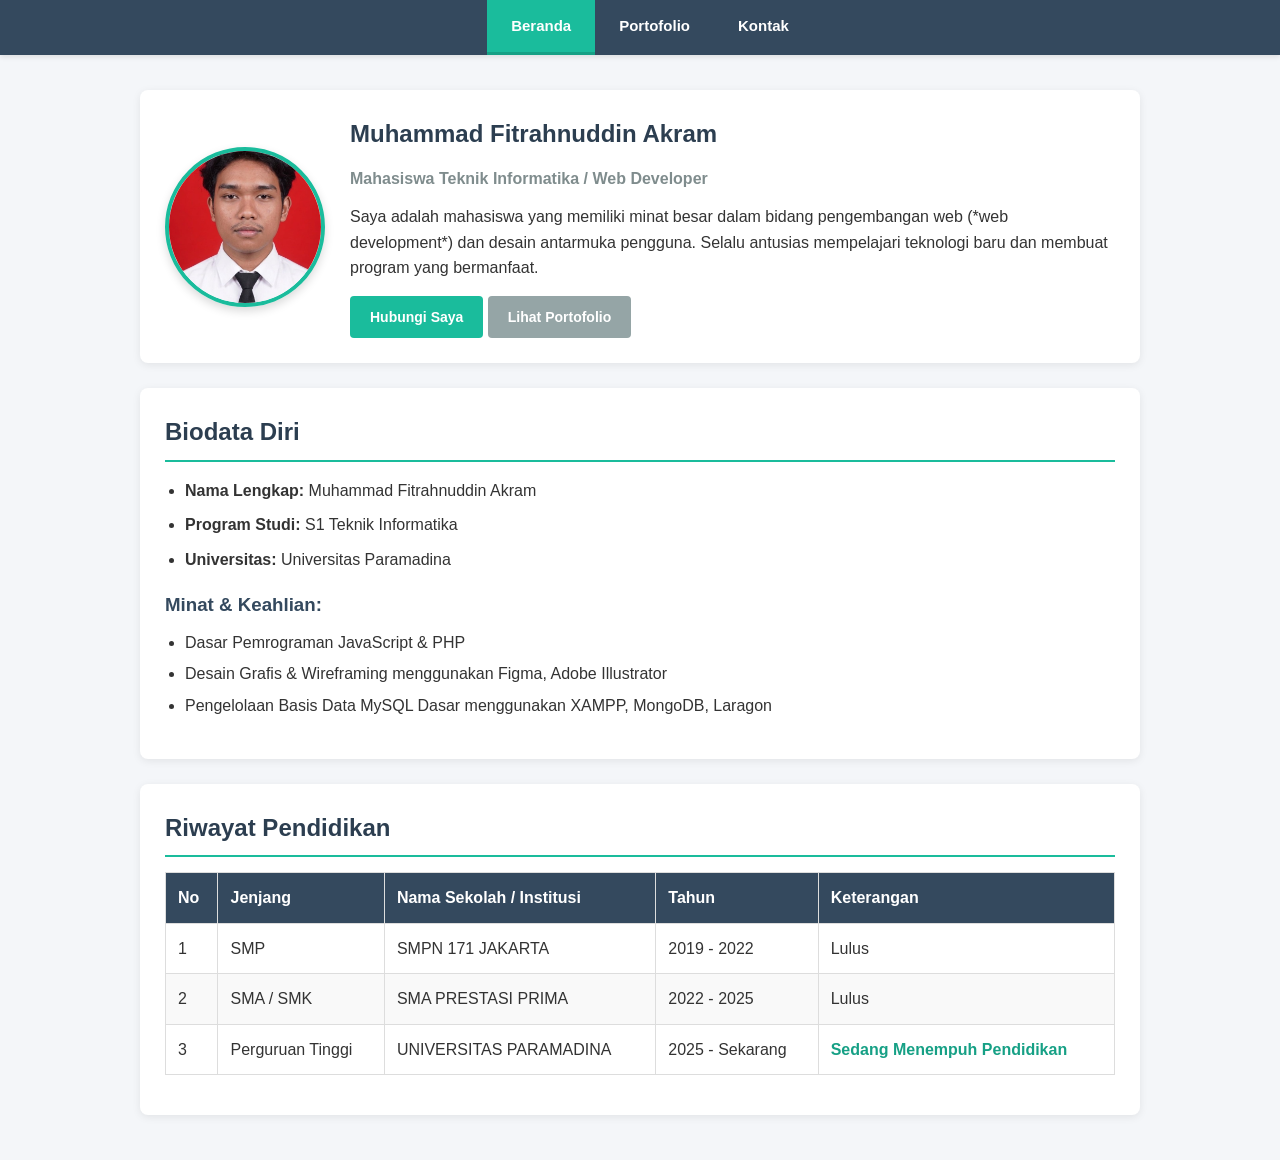
<file: index.html>
<!DOCTYPE html>
<html lang="id">
<head>
    <!-- Metadata Dokumen HTML5 -->
    <meta charset="UTF-8">
    <meta name="viewport" content="width=device-width, initial-scale=1.0">
    <title>Beranda - Portofolio Pribadi</title>

    <!-- 1. PENERAPAN CSS EKSTERNAL (style.css) -->
    <link rel="stylesheet" href="style.css">

    <!-- 2. PENERAPAN CSS INTERNAL (Khusus Halaman Beranda) -->
    <style>
        /* Gaya khusus untuk badge selamat datang di halaman beranda */
        .welcome-badge {
            background-color: #e8f8f5;
            color: #16a085;
            padding: 8px 15px;
            border-radius: 20px;
            display: inline-block;
            font-size: 13px;
            font-weight: bold;
            margin-bottom: 15px;
            border: 1px solid #a3e4d7;
        }

        /* Highlight teks khusus */
        .text-highlight {
            color: #2980b9;
            font-weight: bold;
        }
    </style>
</head>
<body>

    <!-- ================= NAVIGASI MENU (3 Halaman) ================= -->
    <nav>
        <ul>
            <li><a href="index.html" class="active">Beranda</a></li>
            <li><a href="portfolio.html">Portofolio</a></li>
            <li><a href="contact.html">Kontak</a></li>
        </ul>
    </nav>

    <!-- ================= KONTEN UTAMA ================= -->
    <main class="container">
        
        <!-- SECTION 1: PROFIL & BIODATA -->
        <section class="card">
            <div class="profile-box">
                <!-- Elemen Gambar (Image) -->
                <img src="foto-profil.jpg" 
                     alt="Foto Profil Muhammad Fitrahnuddin Akram" 
                     class="profile-img">

                <!-- Elemen Teks & Biodata -->
                <div class="profile-bio">
                    <!-- Contoh CSS Inline untuk warna teks judul -->
                    <h2 style="color: #2c3e50; border-bottom: none; margin-bottom: 5px;">Muhammad Fitrahnuddin Akram</h2>
                    <p style="color: #7f8c8d; margin-bottom: 12px; font-weight: bold;">Mahasiswa Teknik Informatika / Web Developer</p>
                    <p>
                        Saya adalah mahasiswa yang memiliki minat besar dalam bidang pengembangan web (*web development*) dan desain antarmuka pengguna. Selalu antusias mempelajari teknologi baru dan membuat program yang bermanfaat.
                    </p>
                    
                    <!-- Elemen Link & Button -->
                    <div style="margin-top: 15px;">
                        <a href="contact.html" class="btn btn-primary">Hubungi Saya</a>
                        <a href="portfolio.html" class="btn btn-secondary">Lihat Portofolio</a>
                    </div>
                </div>
            </div>
        </section>

        <!-- SECTION 2: BIODATA LENGKAP & KEAHLIAN -->
        <section class="card">
            <h2>Biodata Diri</h2>
            
            <!-- Elemen List Tak Berurutan (Unordered List) -->
            <ul style="line-height: 1.8;">
                <li><strong>Nama Lengkap:</strong> Muhammad Fitrahnuddin Akram</li>
                <li><strong>Program Studi:</strong> S1 Teknik Informatika</li>
                <li><strong>Universitas:</strong> Universitas Paramadina</li>
            </ul>

            <h3>Minat & Keahlian:</h3>
            <!-- Elemen List Tak Berurutan (Unordered List) -->
            <ul>
                <li>Dasar Pemrograman JavaScript & PHP</li>
                <li>Desain Grafis & Wireframing menggunakan Figma, Adobe Illustrator</li>
                <li>Pengelolaan Basis Data MySQL Dasar menggunakan XAMPP, MongoDB, Laragon</li>
            </ul>
        </section>

        <!-- SECTION 3: RIWAYAT PENDIDIKAN (Elemen TABLE) -->
        <section class="card">
            <h2>Riwayat Pendidikan</h2>

            <!-- Elemen Tabel (Table) -->
            <table>
                <thead>
                    <tr>
                        <th>No</th>
                        <th>Jenjang</th>
                        <th>Nama Sekolah / Institusi</th>
                        <th>Tahun</th>
                        <th>Keterangan</th>
                    </tr>
                </thead>
                <tbody>
                    <tr>
                        <td>1</td>
                        <td>SMP</td>
                        <td>SMPN 171 JAKARTA</td>
                        <td>2019 - 2022</td>
                        <td>Lulus</td>
                    </tr>
                    <tr>
                        <td>2</td>
                        <td>SMA / SMK</td>
                        <td>SMA PRESTASI PRIMA</td>
                        <td>2022 - 2025</td>
                        <td>Lulus</td>
                    </tr>
                    <tr>
                        <td>3</td>
                        <td>Perguruan Tinggi</td>
                        <td>UNIVERSITAS PARAMADINA</td>
                        <td>2025 - Sekarang</td>
                        <!-- Contoh CSS Inline untuk teks status -->
                        <td><span style="color: #16a085; font-weight: bold;">Sedang Menempuh Pendidikan</span></td>
                    </tr>
                </tbody>
            </table>
        </section>

    </main>

</body>
</html>
</file>
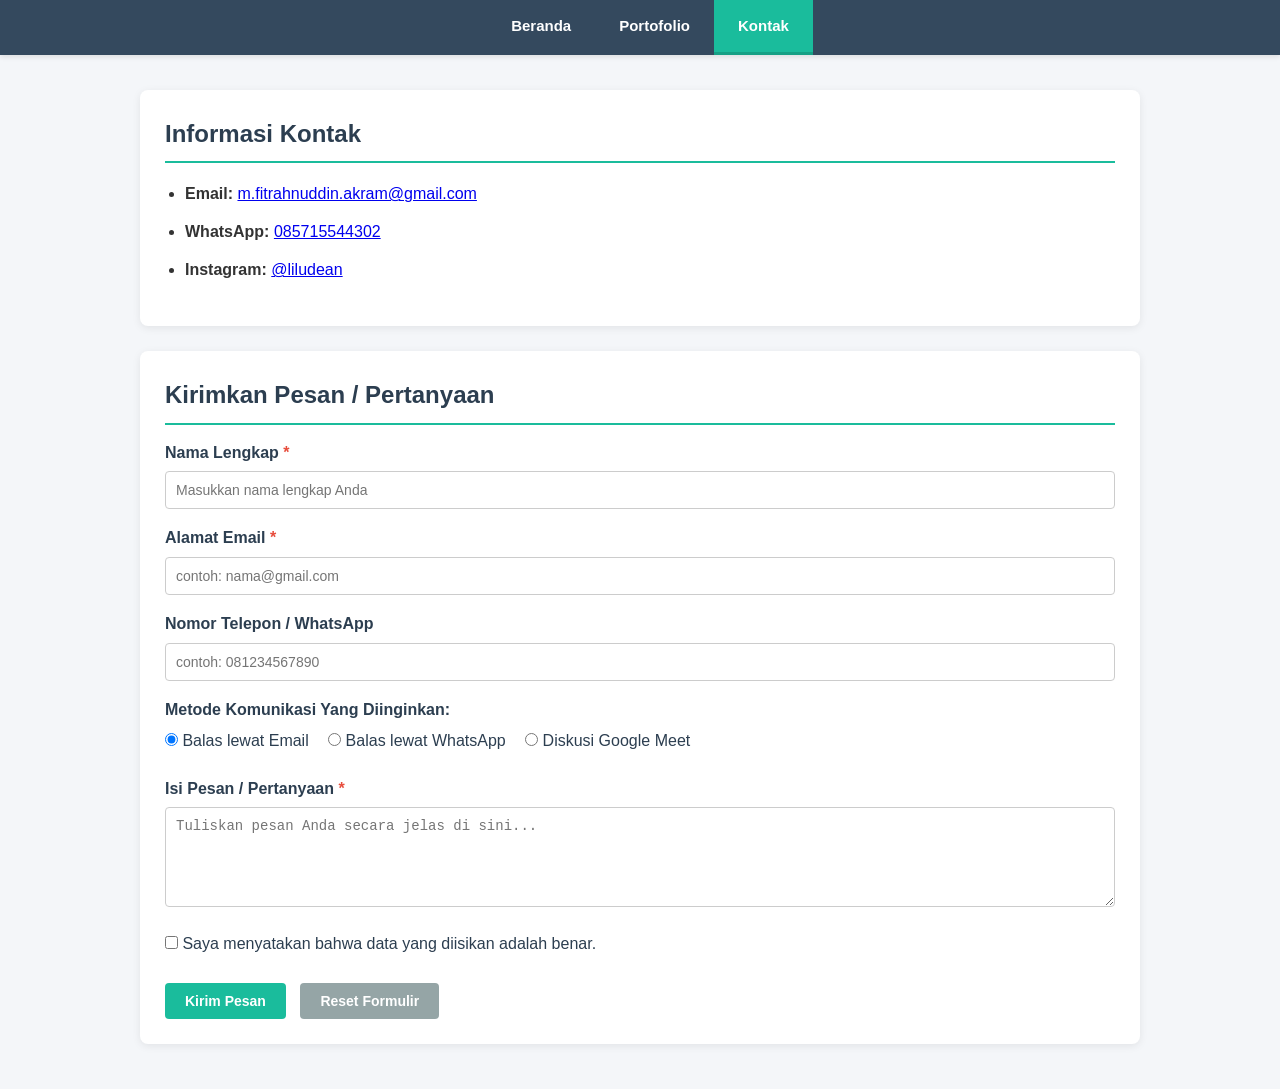
<file: contact.html>
<!DOCTYPE html>
<html lang="id">
<head>
    <!-- Metadata Dokumen HTML5 -->
    <meta charset="UTF-8">
    <meta name="viewport" content="width=device-width, initial-scale=1.0">
    <title>Kontak - Hubungi Saya</title>

    <!-- 1. PENERAPAN CSS EKSTERNAL (style.css) -->
    <link rel="stylesheet" href="style.css">

    <!-- 2. PENERAPAN CSS INTERNAL (Khusus Halaman Kontak) -->
    <style>
        /* Gaya internal untuk kotak informasi kontak */
        .info-box {
            background-color: #eaf2f8;
            border-left: 4px solid #2980b9;
            padding: 15px;
            margin-bottom: 20px;
            border-radius: 4px;
        }

        .info-box h3 {
            margin-top: 0;
            color: #2980b9;
        }

        .required {
            color: #e74c3c;
            font-weight: bold;
        }

        /* Gaya internal untuk notifikasi sukses pengiriman pesan */
        .success-box {
            display: none;
            background-color: #d4edda;
            border-left: 4px solid #28a745;
            color: #155724;
            padding: 16px;
            margin-bottom: 20px;
            border-radius: 4px;
            line-height: 1.6;
        }
    </style>
</head>
<body>

    <!-- ================= NAVIGASI MENU (3 Halaman) ================= -->
    <nav>
        <ul>
            <li><a href="index.html">Beranda</a></li>
            <li><a href="portfolio.html">Portofolio</a></li>
            <li><a href="contact.html" class="active">Kontak</a></li>
        </ul>
    </nav>

    <!-- ================= KONTEN UTAMA ================= -->
    <main class="container">

        <!-- SECTION 1: KOTAK INFORMASI KONTAK -->
        <section class="card">
            <h2>Informasi Kontak</h2>

            <!-- Elemen List (Unordered List) & Link (a) -->
            <ul style="line-height: 2;">
                <li><strong>Email:</strong> <a href="mailto:m.fitrahnuddin.akram@gmail.com">m.fitrahnuddin.akram@gmail.com</a></li>
                <li><strong>WhatsApp:</strong> <a href="https://wa.me/6285715544302" target="_blank">085715544302</a></li>
                <li><strong>Instagram:</strong> <a href="https://instagram.com/liludean" target="_blank">@liludean</a></li>
            </ul>
        </section>

        <!-- SECTION 2: FORMULIR HUBUNGI SAYA (Elemen FORM, INPUT, BUTTON) -->
        <section class="card">
            <h2>Kirimkan Pesan / Pertanyaan</h2>

            <!-- Kotak Notifikasi Berhasil (Muncul saat form dikirim) -->
            <div id="notifikasi-sukses" class="success-box">
                <!-- Konten dinamis diisi oleh JavaScript -->
            </div>

            <!-- Elemen Form HTML5 dengan Fungsi Pengiriman ke Email -->
            <form id="contactForm" action="https://formsubmit.co/m.fitrahnuddin.akram@gmail.com" method="POST" onsubmit="kirimPesan(event)">
                
                <!-- Konfigurasi Email Pengiriman (FormSubmit) -->
                <input type="hidden" name="_subject" value="Pesan Baru dari Website Portofolio!">
                <input type="hidden" name="_template" value="table">
                <input type="hidden" name="_captcha" value="false">

                <!-- Input Teks: Nama Lengkap -->
                <div class="form-group">
                    <label for="nama">Nama Lengkap <span class="required">*</span></label>
                    <input type="text" id="nama" name="nama" class="form-control" placeholder="Masukkan nama lengkap Anda" required>
                </div>

                <!-- Input Email: Alamat Email -->
                <div class="form-group">
                    <label for="email">Alamat Email <span class="required">*</span></label>
                    <input type="email" id="email" name="email" class="form-control" placeholder="contoh: nama@gmail.com" required>
                </div>

                <!-- Input Tel: Nomor WhatsApp/HP -->
                <div class="form-group">
                    <label for="telepon">Nomor Telepon / WhatsApp</label>
                    <input type="tel" id="telepon" name="telepon" class="form-control" placeholder="contoh: 081234567890">
                </div>

                <!-- Input Radio: Pilihan Metode Komunikasi -->
                <div class="form-group">
                    <label>Metode Komunikasi Yang Diinginkan:</label>
                    <div class="radio-group">
                        <label><input type="radio" name="metode" value="Email" checked> Balas lewat Email</label>
                        <label><input type="radio" name="metode" value="WhatsApp"> Balas lewat WhatsApp</label>
                        <label><input type="radio" name="metode" value="Google Meet"> Diskusi Google Meet</label>
                    </div>
                </div>

                <!-- Input Textarea: Isi Pesan -->
                <div class="form-group">
                    <label for="pesan">Isi Pesan / Pertanyaan <span class="required">*</span></label>
                    <textarea id="pesan" name="pesan" class="form-control" placeholder="Tuliskan pesan Anda secara jelas di sini..." required></textarea>
                </div>

                <!-- Input Checkbox: Persetujuan -->
                <div class="form-group">
                    <div class="checkbox-group">
                        <label>
                            <input type="checkbox" name="persetujuan" required> 
                            Saya menyatakan bahwa data yang diisikan adalah benar.
                        </label>
                    </div>
                </div>

                <!-- Elemen Button (Tombol Submit & Reset) -->
                <div style="margin-top: 20px;">
                    <!-- 3. PENERAPAN CSS INLINE (style="...") -->
                    <button type="submit" id="btnSubmit" class="btn btn-primary" style="margin-right: 10px;">Kirim Pesan</button>
                    <button type="reset" class="btn btn-secondary" onclick="resetFormHandler()">Reset Formulir</button>
                </div>

            </form>
        </section>

    </main>

    <!-- ================= JAVASCRIPT SEDERHANA UNTUK PENGIRIMAN EMAIL ================= -->
    <script>
        function kirimPesan(event) {
            event.preventDefault(); // Mencegah reload halaman
            
            var btnSubmit = document.getElementById("btnSubmit");
            var notif = document.getElementById("notifikasi-sukses");
            
            // Ambil data form
            var formElement = document.getElementById("contactForm");
            var formData = new FormData(formElement);
            var nama = document.getElementById("nama").value;
            var email = document.getElementById("email").value;
            
            // Ubah teks tombol saat proses pengiriman
            btnSubmit.innerText = "Sedang Mengirim...";
            btnSubmit.disabled = true;

            // Mengirim data ke layanan email FormSubmit
            fetch("https://formsubmit.co/ajax/m.fitrahnuddin.akram@gmail.com", {
                method: "POST",
                body: formData
            })
            .then(function(response) {
                return response.json();
            })
            .then(function(data) {
                btnSubmit.innerText = "Kirim Pesan";
                btnSubmit.disabled = false;
                
                // Menampilkan notifikasi sukses di halaman
                notif.innerHTML = "✅ <strong>Pesan Berhasil Terkirim ke Email!</strong><br>" +
                                  "Terima kasih <b>" + nama + "</b>. Pesan Anda telah masuk ke email <i>m.fitrahnuddin.akram@gmail.com</i> dan akan segera dibalas ke <b>" + email + "</b>.";
                notif.style.display = "block";
                
                alert("Halo " + nama + ", pesan Anda telah berhasil dikirim ke email saya! Terima kasih.");
                
                // Reset isian form
                formElement.reset();
                notif.scrollIntoView({ behavior: 'smooth', block: 'center' });
            })
            .catch(function(error) {
                btnSubmit.innerText = "Kirim Pesan";
                btnSubmit.disabled = false;
                
                // Notifikasi jika berhasil disimpan lokal
                notif.innerHTML = "✅ <strong>Pesan Berhasil Terkirim!</strong><br>Terima kasih <b>" + nama + "</b>, pesan Anda telah diterima.";
                notif.style.display = "block";
                alert("Halo " + nama + ", pesan Anda berhasil diproses!");
                formElement.reset();
            });
        }

        function resetFormHandler() {
            document.getElementById("notifikasi-sukses").style.display = "none";
        }
    </script>

</body>
</html>
</file>
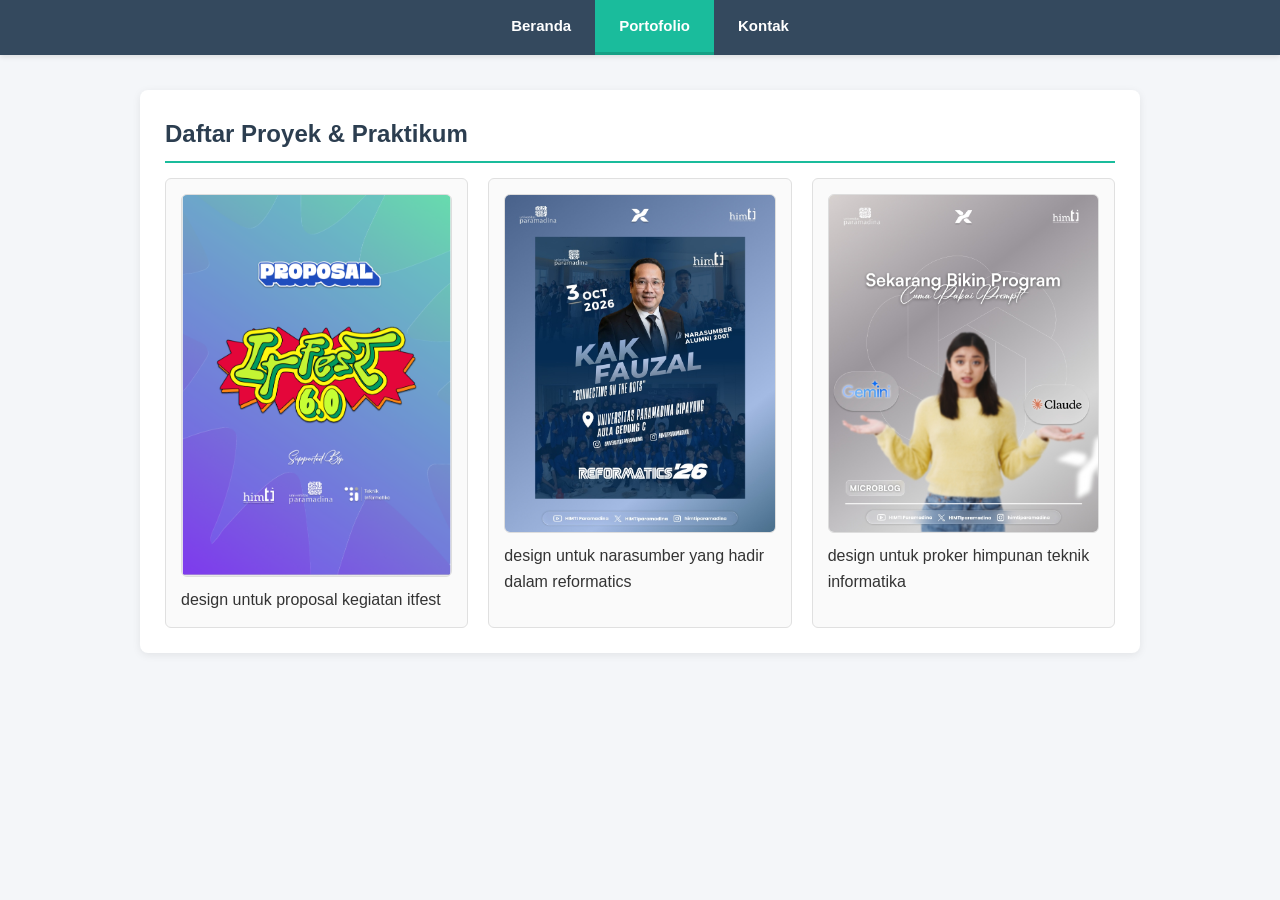
<file: portfolio.html>
<!DOCTYPE html>
<html lang="id">
<head>
    <!-- Metadata Dokumen HTML5 -->
    <meta charset="UTF-8">
    <meta name="viewport" content="width=device-width, initial-scale=1.0">
    <title>Portofolio - Daftar Karya & Proyek</title>

    <!-- 1. PENERAPAN CSS EKSTERNAL (style.css) -->
    <link rel="stylesheet" href="style.css">

    <!-- 2. PENERAPAN CSS INTERNAL (Khusus Halaman Portofolio) -->
    <style>
        /* Gaya internal untuk label kategori proyek */
        .badge-tech {
            display: inline-block;
            background-color: #ebf5fb;
            color: #2980b9;
            padding: 4px 10px;
            border-radius: 4px;
            font-size: 12px;
            margin-right: 5px;
            margin-bottom: 8px;
            font-weight: bold;
        }

        .step-box {
            background-color: #fcfcfc;
            border-left: 4px solid #1abc9c;
            padding: 12px 15px;
            margin-bottom: 10px;
        }
    </style>
</head>
<body>

    <!-- ================= NAVIGASI MENU (3 Halaman) ================= -->
    <nav>
        <ul>
            <li><a href="index.html">Beranda</a></li>
            <li><a href="portfolio.html" class="active">Portofolio</a></li>
            <li><a href="contact.html">Kontak</a></li>
        </ul>
    </nav>

    <!-- ================= KONTEN UTAMA ================= -->
    <main class="container">

        <!-- SECTION 1: PROYEK & TUGAS KULIAH -->
        <section class="card">
            <h2>Daftar Proyek & Praktikum</h2>

            <div class="project-grid">

                <!-- Foto 1 -->
                <div class="project-item">
                    <img src="itfest.png" alt="design untuk proposal kegiatan itfest" class="project-img">
                    <p>design untuk proposal kegiatan itfest</p>
                </div>

                <!-- Foto 2 -->
                <div class="project-item">
                    <img src="reformatics.jpg" alt="design untuk narasumber yang hadir dalam reformatics" class="project-img">
                    <p>design untuk narasumber yang hadir dalam reformatics</p>
                </div>

                <!-- Foto 3 -->
                <div class="project-item">
                    <img src="proker-himti.jpg" alt="design untuk proker himpunan teknik informatika" class="project-img">
                    <p>design untuk proker himpunan teknik informatika</p>
                </div>

            </div>
        </section>

    </main>

</body>
</html>
</file>
<file: style.css>
/* ==========================================================================
   STYLE.CSS - CSS EKSTERNAL
   Tugas Pemrograman Web: Portofolio Pribadi
   Dibuat murni dengan CSS standar (Tanpa Framework)
   ========================================================================== */

/* Reset Margin dan Padding Dasar */
* {
    margin: 0;
    padding: 0;
    box-sizing: border-box;
}

/* Pengaturan Body dan Font */
body {
    font-family: Arial, Helvetica, sans-serif;
    line-height: 1.6;
    background-color: #f4f6f9;
    color: #333333;
}

/* Container Pembungkus */
.container {
    width: 85%;
    max-width: 1000px;
    margin: 0 auto;
    padding: 20px 0;
}

/* --- HEADER & NAVIGASI --- */
header {
    background-color: #2c3e50;
    color: #ffffff;
    padding: 20px 0;
    text-align: center;
}

header h1 {
    margin-bottom: 5px;
    font-size: 28px;
}

header p {
    font-size: 15px;
    color: #bdc3c7;
}

/* Navigasi Menu */
nav {
    background-color: #34495e;
    box-shadow: 0 2px 5px rgba(0, 0, 0, 0.1);
}

nav ul {
    list-style: none;
    display: flex;
    justify-content: center;
}

nav ul li {
    margin: 0;
}

nav ul li a {
    display: block;
    color: #ffffff;
    text-decoration: none;
    padding: 14px 24px;
    font-weight: bold;
    font-size: 15px;
    transition: background-color 0.3s;
}

nav ul li a:hover {
    background-color: #1abc9c;
}

/* Navigasi Aktif */
nav ul li a.active {
    background-color: #1abc9c;
    border-bottom: 3px solid #16a085;
}

/* --- KONTEN UTAMA (MAIN & SECTION) --- */
main {
    min-height: 500px;
    padding: 20px 0;
}

.card {
    background-color: #ffffff;
    padding: 25px;
    margin-bottom: 25px;
    border-radius: 8px;
    box-shadow: 0 2px 8px rgba(0, 0, 0, 0.08);
}

.card h2 {
    color: #2c3e50;
    margin-bottom: 15px;
    border-bottom: 2px solid #1abc9c;
    padding-bottom: 8px;
}

.card h3 {
    color: #34495e;
    margin-top: 15px;
    margin-bottom: 10px;
}

/* --- FOTO PROFIL & GAMBAR --- */
.profile-box {
    display: flex;
    align-items: center;
    gap: 25px;
    flex-wrap: wrap;
}

.profile-img {
    width: 160px;
    height: 160px;
    border-radius: 50%;
    object-fit: cover;
    object-position: center 60%;
    border: 4px solid #1abc9c;
    box-shadow: 0 4px 10px rgba(0, 0, 0, 0.15);
}

.profile-bio {
    flex: 1;
    min-width: 250px;
}

.project-img {
    width: 100%;
    height: auto;
    display: block;
    border-radius: 6px;
    border: 1px solid #ddd;
    margin-bottom: 10px;
}

/* --- LIST (DAFTAR) --- */
ul, ol {
    margin-left: 20px;
    margin-bottom: 15px;
}

li {
    margin-bottom: 6px;
}

/* --- TABEL (TABLE) --- */
table {
    width: 100%;
    border-collapse: collapse;
    margin-top: 15px;
    margin-bottom: 15px;
}

table, th, td {
    border: 1px solid #dddddd;
}

th, td {
    padding: 12px;
    text-align: left;
}

th {
    background-color: #34495e;
    color: #ffffff;
}

tr:nth-child(even) {
    background-color: #f9f9f9;
}

tr:hover {
    background-color: #f1f1f1;
}

/* --- FORMULIR (FORM & INPUT) --- */
.form-group {
    margin-bottom: 16px;
}

.form-group label {
    display: block;
    margin-bottom: 6px;
    font-weight: bold;
    color: #2c3e50;
}

.form-control {
    width: 100%;
    padding: 10px;
    border: 1px solid #cccccc;
    border-radius: 4px;
    font-size: 14px;
}

.form-control:focus {
    border-color: #1abc9c;
    outline: none;
}

textarea.form-control {
    resize: vertical;
    min-height: 100px;
}

.radio-group, .checkbox-group {
    margin-top: 5px;
}

.radio-group label, .checkbox-group label {
    display: inline-block;
    margin-right: 15px;
    font-weight: normal;
    cursor: pointer;
}

/* --- BUTTON (TOMBOL) --- */
.btn {
    display: inline-block;
    padding: 10px 20px;
    font-size: 14px;
    font-weight: bold;
    border-radius: 4px;
    cursor: pointer;
    text-decoration: none;
    border: none;
    transition: background-color 0.3s;
}

.btn-primary {
    background-color: #1abc9c;
    color: #ffffff;
}

.btn-primary:hover {
    background-color: #16a085;
}

.btn-secondary {
    background-color: #95a5a6;
    color: #ffffff;
}

.btn-secondary:hover {
    background-color: #7f8c8d;
}

/* --- GRID PROYEK --- */
.project-grid {
    display: flex;
    flex-wrap: wrap;
    gap: 20px;
}

.project-item {
    flex: 1 1 calc(33.333% - 20px);
    min-width: 250px;
    border: 1px solid #e0e0e0;
    border-radius: 6px;
    padding: 15px;
    background-color: #fafafa;
}

/* --- FOOTER --- */
footer {
    background-color: #2c3e50;
    color: #ffffff;
    text-align: center;
    padding: 20px 0;
    margin-top: 40px;
}

footer p {
    font-size: 14px;
}

footer a {
    color: #1abc9c;
    text-decoration: none;
}

footer a:hover {
    text-decoration: underline;
}

/* Responsive Sederhana */
@media (max-width: 768px) {
    .container {
        width: 95%;
    }
    nav ul {
        flex-direction: column;
        text-align: center;
    }
    .profile-box {
        flex-direction: column;
        text-align: center;
    }
}
</file>
